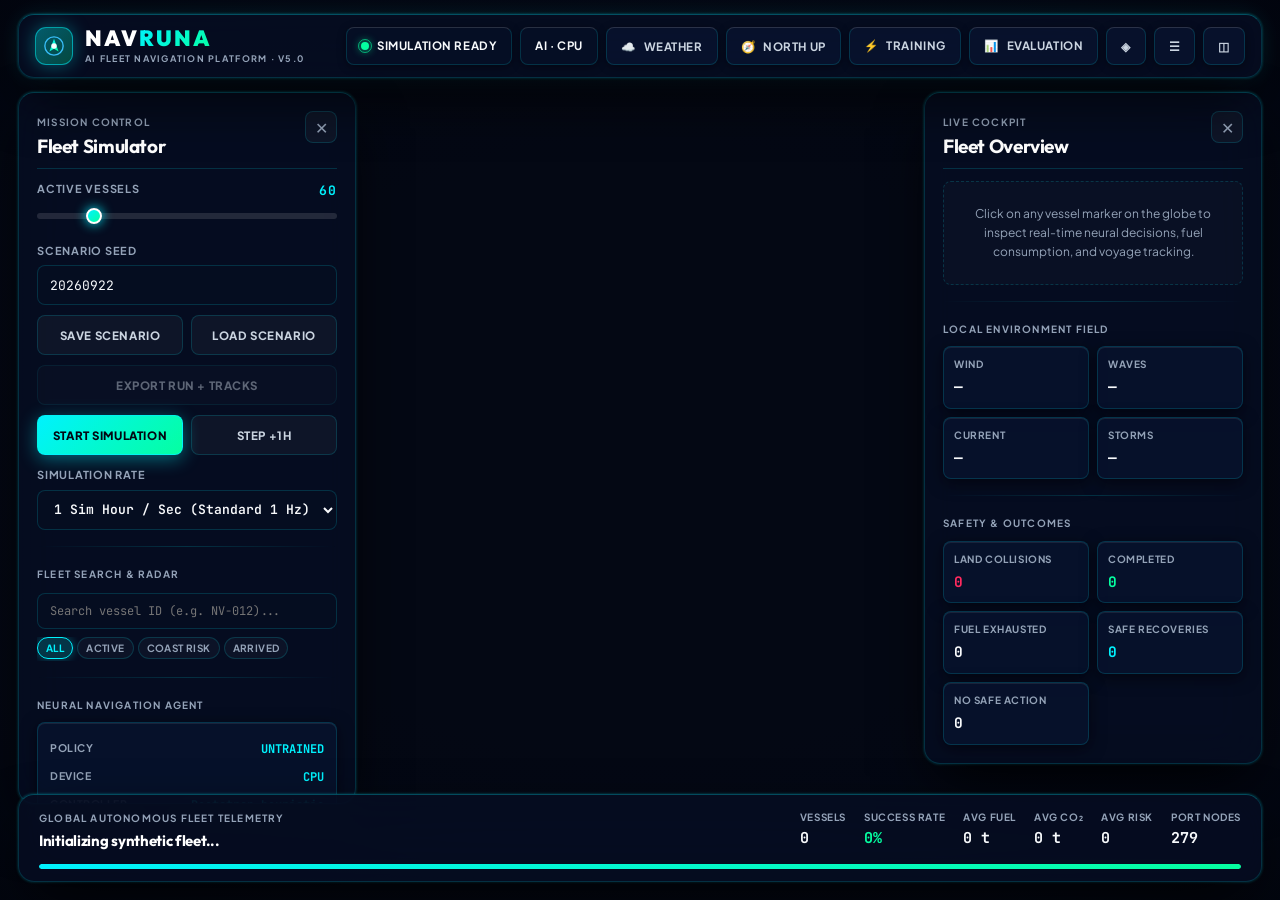
<file: frontend/index.html>
<!doctype html>
<html lang="en">
<head>
  <meta charset="utf-8">
  <meta name="viewport" content="width=device-width, initial-scale=1">
  <title>NAVRUNA — Autonomous AI Maritime Fleet Navigation System</title>
  <link rel="icon" type="image/svg+xml" href="favicon.svg">
  <link rel="preconnect" href="https://fonts.googleapis.com">
  <link rel="preconnect" href="https://fonts.gstatic.com" crossorigin>
  <link rel="stylesheet" href="https://cesium.com/downloads/cesiumjs/releases/1.114/Build/Cesium/Widgets/widgets.css">
  <link rel="stylesheet" href="css/styles.css?v=500">
</head>
<body>
  <!-- 3D Cesium Ocean Surface & Dynamic Weather Layer -->
  <div id="globe" role="application" aria-label="Interactive maritime globe"></div>
  <canvas id="weatherCanvas" aria-hidden="true"></canvas>

  <!-- Weather Overlay HUD Controller -->
  <section id="weatherHud" class="weather-hud" aria-label="Synthetic ocean weather layers" hidden>
    <div class="weather-hud-head">
      <div>
        <b>OCEAN ATMOSPHERE · SYNTHETIC</b>
        <span id="weatherLayerTitle">WAVES</span>
      </div>
      <button id="weatherClose" class="mini-btn" aria-label="Close weather controls">✕</button>
    </div>
    <div class="weather-tabs" role="group" aria-label="Weather layer">
      <button type="button" data-weather-layer="waves" class="active" aria-pressed="true">🌊 WAVES</button>
      <button type="button" data-weather-layer="wind" aria-pressed="false">💨 WIND</button>
      <button type="button" data-weather-layer="current" aria-pressed="false">🧭 CURRENT</button>
      <button type="button" data-weather-layer="storm" aria-pressed="false">⚡ STORMS</button>
    </div>
    <div class="weather-scale" aria-label="Weather layer scale">
      <div class="scale-bar"></div>
      <div class="scale-labels">
        <span id="weatherMin">1.3 m</span>
        <span id="weatherMax">5.9 m</span>
      </div>
    </div>
    <div class="weather-readout" role="status" aria-live="polite">
      <span id="weatherReadout">Move over the ocean to inspect the field</span>
      <span id="weatherClock">T+0.0 h</span>
    </div>
    <div class="weather-tools">
      <label for="weatherOpacity">Overlay Opacity <input id="weatherOpacity" type="range" min="25" max="100" step="5" value="75"></label>
      <label for="weatherParticlesToggle"><input id="weatherParticlesToggle" type="checkbox" checked> Flow Particles</label>
    </div>
  </section>

  <!-- Cinematic Vignette -->
  <div class="vignette"></div>

  <!-- Top Navigation & Global Fleet Status Bar -->
  <header class="topbar glass">
    <div class="brand">
      <div class="brand-icon">
        <svg viewBox="0 0 24 24" fill="none" stroke="currentColor" stroke-width="2" stroke-linecap="round" stroke-linejoin="round">
          <circle cx="12" cy="12" r="10" stroke="#38bdf8" stroke-width="1.5"/>
          <polygon points="12 4 17 18 12 15 7 18" fill="url(#brandGrad)" stroke="none"/>
          <circle cx="12" cy="12" r="2" fill="#ffffff"/>
          <defs>
            <linearGradient id="brandGrad" x1="0%" y1="0%" x2="100%" y2="100%">
              <stop offset="0%" stop-color="#00f2fe"/>
              <stop offset="100%" stop-color="#05ffa1"/>
            </linearGradient>
          </defs>
        </svg>
      </div>
      <div>
        <div class="brand-main">NAV<span>RUNA</span></div>
        <div class="brand-sub">AI FLEET NAVIGATION PLATFORM · v5.0</div>
      </div>
    </div>

    <div class="top-actions">
      <div class="pill">
        <i id="statusDot"></i>
        <span id="statusText" role="status">SIMULATION READY</span>
      </div>
      <div class="pill" id="gpuPill">AI · CPU</div>
      <button class="icon-btn" id="weatherToggle" title="Toggle weather visualizer [W]" aria-controls="weatherHud" aria-expanded="false">
        <span>☁️</span> WEATHER
      </button>
      <button class="icon-btn" id="resetViewBtn" title="Reset camera to North-up view">
        <span>🧭</span> NORTH UP
      </button>
      <a class="icon-btn" href="training.html" title="Open PPO Reinforcement Learning Lab">
        <span>⚡</span> TRAINING
      </a>
      <a class="icon-btn" href="analytics.html" title="Open Evaluation & Benchmark Deck">
        <span>📊</span> EVALUATION
      </a>
      <button class="icon-btn" id="cinemaBtn" title="Toggle cinematic full-globe mode [H]" aria-label="Toggle cinematic mode">
        <span>◈</span>
      </button>
      <button class="icon-btn" id="leftToggle" title="Toggle Mission Control [M]" aria-label="Toggle mission control" aria-controls="leftPanel" aria-expanded="true">
        <span>☰</span>
      </button>
      <button class="icon-btn" id="rightToggle" title="Toggle Live Telemetry [I]" aria-label="Toggle telemetry panel" aria-controls="rightPanel" aria-expanded="true">
        <span>◫</span>
      </button>
    </div>
  </header>

  <!-- Left Drawer: Mission Control & Fleet Settings -->
  <aside id="leftPanel" class="side-panel left glass" aria-label="Mission control">
    <div class="panel-head">
      <div>
        <small>MISSION CONTROL</small>
        <h2>Fleet Simulator</h2>
      </div>
      <button class="mini-btn" id="collapseLeft" aria-label="Close mission control">✕</button>
    </div>

    <label for="vesselCount">Active Vessels <b id="vesselCountValue">60</b></label>
    <input id="vesselCount" type="range" min="10" max="300" step="10" value="60">

    <label for="scenarioSeed">Scenario Seed</label>
    <input id="scenarioSeed" type="number" value="20260922" min="0" max="2147483647" step="1">

    <div class="button-grid">
      <button class="ghost" id="saveScenario" title="Export current scenario definition">SAVE SCENARIO</button>
      <button class="ghost" id="loadScenario" title="Import versioned scenario file">LOAD SCENARIO</button>
    </div>
    <input id="scenarioFile" type="file" accept="application/json,.json" hidden>
    <button class="ghost full" id="exportRun" disabled title="Export telemetry history of the current run">EXPORT RUN + TRACKS</button>

    <div class="button-grid">
      <button class="primary" id="startBtn">START SIMULATION</button>
      <button class="secondary" id="stepBtn">STEP +1H</button>
    </div>
    <button class="run" id="playBtn" hidden>■ STOP SIMULATION</button>

    <div class="speed-control">
      <label for="simulationSpeed">Simulation Rate</label>
      <select id="simulationSpeed">
        <option value="0.5">0.5 Sim Hour / Sec (Smooth Detail)</option>
        <option value="1" selected>1 Sim Hour / Sec (Standard 1 Hz)</option>
        <option value="2">2 Sim Hours / Sec (2x Speed)</option>
        <option value="4">4 Sim Hours / Sec (4x Speed)</option>
        <option value="8">8 Sim Hours / Sec (8x Hyper)</option>
      </select>
    </div>

    <div class="divider"></div>
    <small>FLEET SEARCH &amp; RADAR</small>
    <div class="vessel-search-box">
      <input id="vesselSearch" type="search" placeholder="Search vessel ID (e.g. NV-012)..." aria-label="Search vessel ID">
    </div>
    <div class="filter-chips" role="group" aria-label="Filter vessels">
      <button type="button" class="filter-chip active" data-filter="all">ALL</button>
      <button type="button" class="filter-chip" data-filter="active">ACTIVE</button>
      <button type="button" class="filter-chip" data-filter="risk">COAST RISK</button>
      <button type="button" class="filter-chip" data-filter="completed">ARRIVED</button>
    </div>

    <div class="divider"></div>
    <small>NEURAL NAVIGATION AGENT</small>
    <div class="ai-card">
      <div class="ai-row"><span>POLICY</span><b id="policyState">UNTRAINED</b></div>
      <div class="ai-row"><span>DEVICE</span><b id="policyDevice">CPU</b></div>
      <div class="ai-row"><span>CONTROLLER</span><b id="policyAlgorithm">Bootstrap heuristic</b></div>
      <div class="ai-row"><span>SAFETY SHIELD</span><b style="color:var(--green)">LAND SAFE (5 KM)</b></div>
    </div>
    <div class="hint">Vessels execute continuous 25-feature state observations and evaluate safe heading maneuvers.</div>
    <a class="train full nav-link" href="training.html">OPEN TRAINING LAB →</a>

    <div class="divider"></div>
    <small>OCEAN ENVIRONMENT</small>
    <div class="ai-card">
      <div class="ai-row"><span>WEATHER MODEL</span><b id="weatherMode">PROCEDURAL MODEL</b></div>
      <div class="ai-row"><span>VISUALIZER</span><b id="weatherState">OFF</b></div>
      <div class="ai-row"><span>DYNAMICS</span><b>WIND · WAVES · CURRENT · STORMS</b></div>
    </div>

    <div class="divider"></div>
    <small>SIMULATION TIMELINE</small>
    <div class="stat-grid">
      <div><span>SIM TIME</span><b id="simTime">0.0 h</b></div>
      <div><span>ACTIVE</span><b id="activeCount" style="color:var(--cyan)">0</b></div>
      <div><span>VOYAGES DONE</span><b id="completedCount" style="color:var(--green)">0</b></div>
      <div><span>FAILURES</span><b id="failedCount" style="color:var(--red)">0</b></div>
    </div>
    <div class="hint sim-pulse" id="simActivity">
      <i id="simPulse" class="pill" style="padding:0;min-height:auto;"><i style="margin:0;"></i></i> Waiting for simulation tick...
    </div>
    <button class="ghost full" id="resetBtn">RESET SCENARIO</button>
  </aside>

  <!-- Right Drawer: Vessel Telemetry & Outcome Analytics -->
  <aside id="rightPanel" class="side-panel right glass" aria-label="Live vessel and environment telemetry">
    <div class="panel-head">
      <div>
        <small>LIVE COCKPIT</small>
        <h2 id="selectedTitle">Fleet Overview</h2>
      </div>
      <button class="mini-btn" id="collapseRight" aria-label="Close telemetry panel">✕</button>
    </div>

    <div id="selectedEmpty" class="empty-state">
      Click on any vessel marker on the globe to inspect real-time neural decisions, fuel consumption, and voyage tracking.
    </div>

    <div id="selectedShip" hidden>
      <div class="ship-title">
        <span id="shipId">NV-000</span>
        <b id="shipStatus">ACTIVE</b>
      </div>
      <div class="route-pair">
        <div><small>ORIGIN</small><b id="shipOrigin">—</b></div>
        <div class="arrow">→</div>
        <div><small>DESTINATION</small><b id="shipDestination">—</b></div>
      </div>
      <div class="telemetry-grid">
        <div><span>FUEL LEVEL</span><b id="shipFuel">—</b></div>
        <div><span>CLEARANCE</span><b id="shipClearance">—</b></div>
        <div><span>HEADING</span><b id="shipHeading">—</b></div>
        <div><span>PROGRESS</span><b id="shipProgress">—</b></div>
        <div><span>ACTION</span><b id="shipAction">—</b></div>
        <div><span>REWARD</span><b id="shipReward">—</b></div>
      </div>
      <div class="clearance">
        <div>
          <span>LAND SAFETY BUFFER</span>
          <b id="clearanceText">SAFE</b>
        </div>
        <div class="bar"><i id="clearanceBar"></i></div>
      </div>
      <div class="trace-card">
        <label for="traceCursor">RECORDED VOYAGE TRACK <b id="tracePointCount">0 samples</b></label>
        <input id="traceCursor" type="range" min="0" max="0" value="0" disabled>
        <div id="traceReadout" class="trace-readout" role="status">Select a vessel to inspect historical track data.</div>
        <div class="button-grid">
          <button class="ghost" id="traceLive" disabled>LIVE TRACK</button>
          <button class="ghost" id="exportTrack" disabled>EXPORT TRACE</button>
        </div>
      </div>
    </div>

    <div class="divider"></div>
    <small>LOCAL ENVIRONMENT FIELD</small>
    <div class="condition-grid">
      <div><span>WIND</span><b id="windValue">—</b></div>
      <div><span>WAVES</span><b id="waveValue">—</b></div>
      <div><span>CURRENT</span><b id="currentValue">—</b></div>
      <div><span>STORMS</span><b id="stormValue">—</b></div>
    </div>

    <div class="divider"></div>
    <small>SAFETY & OUTCOMES</small>
    <div class="outcome-grid">
      <div><span>LAND COLLISIONS</span><b id="collisions" style="color:var(--red)">0</b></div>
      <div><span>COMPLETED</span><b id="successes" style="color:var(--green)">0</b></div>
      <div><span>FUEL EXHAUSTED</span><b id="fuelFailures">0</b></div>
      <div><span>SAFE RECOVERIES</span><b id="safeRecoveries" style="color:var(--cyan)">0</b></div>
      <div><span>NO SAFE ACTION</span><b id="noSafeFailures">0</b></div>
    </div>
  </aside>

  <!-- Bottom Floating HUD: Fleet Telemetry Bar -->
  <section id="bottomHud" class="bottom glass" aria-label="Fleet summary">
    <div>
      <small>GLOBAL AUTONOMOUS FLEET TELEMETRY</small>
      <h3 id="fleetTitle">Initializing synthetic fleet...</h3>
    </div>
    <div class="metrics">
      <div><span>VESSELS</span><b id="total">0</b></div>
      <div><span>SUCCESS RATE</span><b id="success" style="color:var(--green)">0%</b></div>
      <div><span>AVG FUEL</span><b id="fuel">0 t</b></div>
      <div><span>AVG CO₂</span><b id="co2">0 t</b></div>
      <div><span>AVG RISK</span><b id="avgRisk">0</b></div>
      <div><span>PORT NODES</span><b id="portCount">279</b></div>
    </div>
    <div class="progress" role="progressbar" aria-label="Active vessel share" aria-valuemin="0" aria-valuemax="100" aria-valuenow="0">
      <i id="fleetProgress"></i>
    </div>
  </section>

  <!-- System Alert Toast -->
  <div id="toast" class="toast"></div>

  <script src="https://cesium.com/downloads/cesiumjs/releases/1.114/Build/Cesium/Cesium.js"></script>
  <script src="js/simulation.js?v=500"></script>
</body>
</html>
</file>
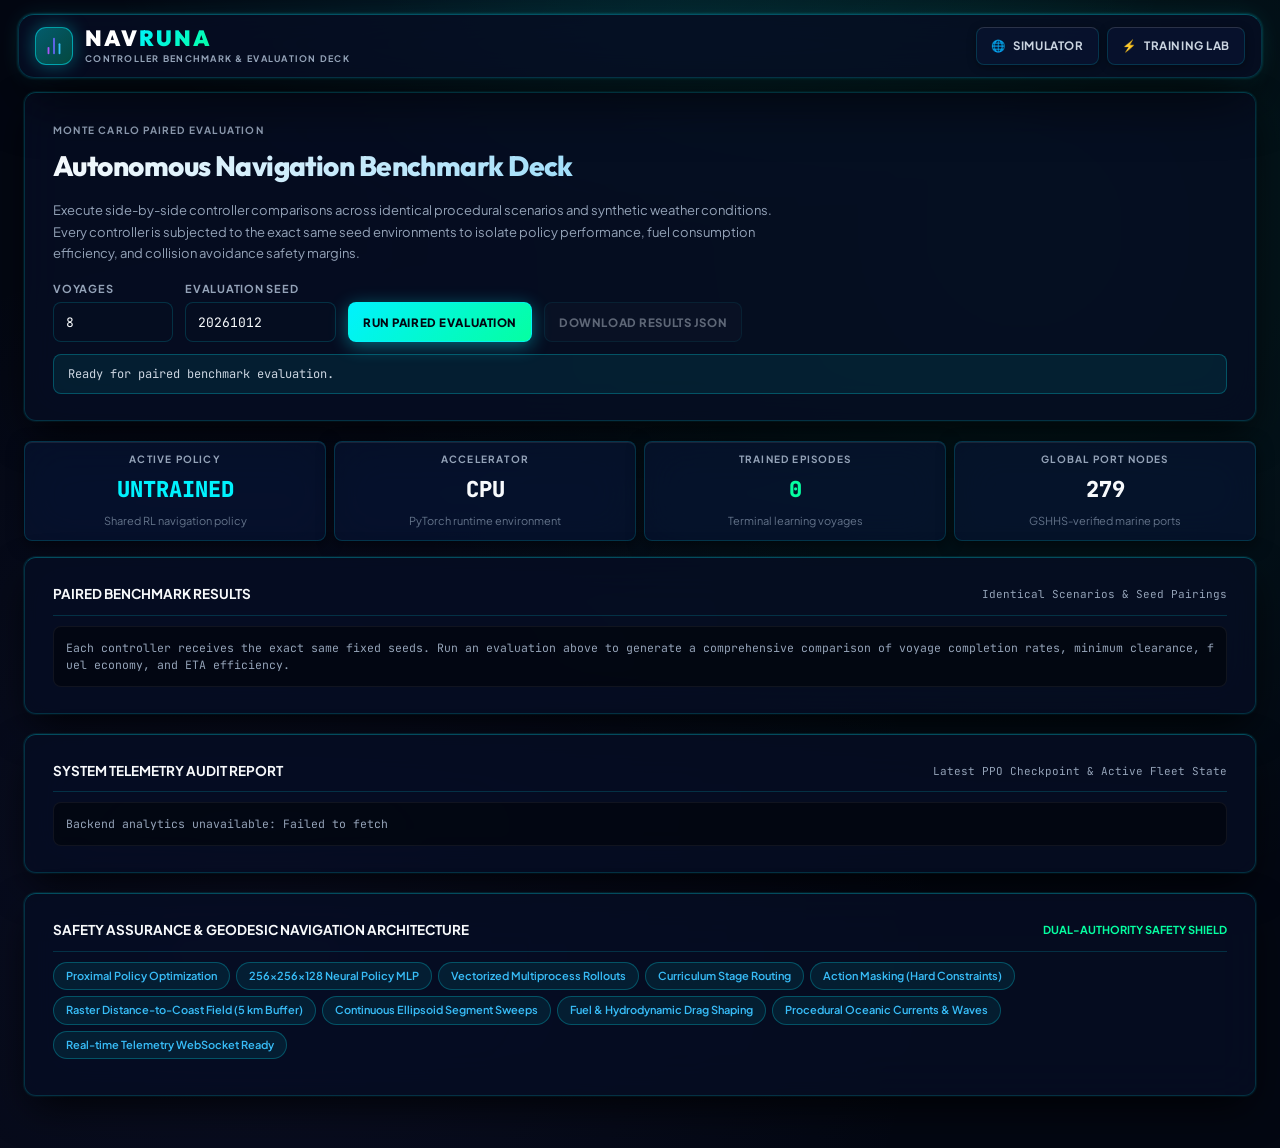
<file: frontend/analytics.html>
<!doctype html>
<html lang="en">
<head>
  <meta charset="utf-8">
  <meta name="viewport" content="width=device-width, initial-scale=1">
  <title>NAVRUNA — Autonomous Fleet Evaluation & Benchmark Deck</title>
  <link rel="icon" type="image/svg+xml" href="favicon.svg">
  <link rel="preconnect" href="https://fonts.googleapis.com">
  <link rel="preconnect" href="https://fonts.gstatic.com" crossorigin>
  <link rel="stylesheet" href="css/styles.css?v=500">
</head>
<body class="analytics-page">
  <!-- Top Navigation Bar -->
  <header class="topbar glass">
    <div class="brand">
      <div class="brand-icon">
        <svg viewBox="0 0 24 24" fill="none" stroke="currentColor" stroke-width="2" stroke-linecap="round" stroke-linejoin="round">
          <line x1="18" y1="20" x2="18" y2="10" stroke="#38bdf8"/>
          <line x1="12" y1="20" x2="12" y2="4" stroke="#6366f1"/>
          <line x1="6" y1="20" x2="6" y2="14" stroke="#a855f7"/>
        </svg>
      </div>
      <div>
        <div class="brand-main">NAV<span>RUNA</span></div>
        <div class="brand-sub">CONTROLLER BENCHMARK & EVALUATION DECK</div>
      </div>
    </div>
    <div class="top-actions">
      <a class="icon-btn" href="index.html">
        <span>🌐</span> SIMULATOR
      </a>
      <a class="icon-btn" href="training.html">
        <span>⚡</span> TRAINING LAB
      </a>
    </div>
  </header>

  <!-- Evaluation Workspace -->
  <main class="analytics-main">
    <!-- Hero Evaluation Benchmark Runner -->
    <section class="glass hero-panel">
      <small>MONTE CARLO PAIRED EVALUATION</small>
      <h1>Autonomous Navigation Benchmark Deck</h1>
      <p>
        Execute side-by-side controller comparisons across identical procedural scenarios and synthetic weather conditions.
        Every controller is subjected to the exact same seed environments to isolate policy performance, fuel consumption efficiency, and collision avoidance safety margins.
      </p>

      <div class="training-controls">
        <div class="evaluation-controls">
          <label for="evaluationEpisodes">
            Voyages
            <input id="evaluationEpisodes" type="number" min="1" max="32" step="1" value="8">
          </label>
          <label for="evaluationSeed">
            Evaluation Seed
            <input id="evaluationSeed" type="number" min="0" max="2147483647" step="1" value="20261012">
          </label>
        </div>
        <button class="primary" id="evaluateBtn">RUN PAIRED EVALUATION</button>
        <button class="ghost" id="downloadEvaluation" disabled aria-label="Download evaluation report as JSON">DOWNLOAD RESULTS JSON</button>
      </div>
      <div id="evaluationStatus" class="training-feedback" role="status" style="margin-top:12px;">
        Ready for paired benchmark evaluation.
      </div>
    </section>

    <!-- Key Benchmarking Metrics Grid -->
    <section class="stat-grid" style="grid-template-columns: repeat(4, minmax(0, 1fr)); margin-bottom: 16px;">
      <div class="glass stat">
        <small>ACTIVE POLICY</small>
        <b id="trained" style="color:var(--cyan)">UNTRAINED</b>
        <em>Shared RL navigation policy</em>
      </div>
      <div class="glass stat">
        <small>ACCELERATOR</small>
        <b id="device">CPU</b>
        <em>PyTorch runtime environment</em>
      </div>
      <div class="glass stat">
        <small>TRAINED EPISODES</small>
        <b id="episodes" style="color:var(--green)">0</b>
        <em>Terminal learning voyages</em>
      </div>
      <div class="glass stat">
        <small>GLOBAL PORT NODES</small>
        <b id="ports">279</b>
        <em>GSHHS-verified marine ports</em>
      </div>
    </section>

    <!-- Fixed-Seed Paired Evaluation Results -->
    <section class="glass hero-panel">
      <div class="card-head">
        <b>PAIRED BENCHMARK RESULTS</b>
        <span style="font-size:11px;color:var(--muted);font-family:var(--font-mono)">Identical Scenarios & Seed Pairings</span>
      </div>
      <div id="benchmarkTableContainer"></div>
      <pre id="evaluationReport">Each controller receives the exact same fixed seeds. Run an evaluation above to generate a comprehensive comparison of voyage completion rates, minimum clearance, fuel economy, and ETA efficiency.</pre>
    </section>

    <!-- Detailed Telemetry & Fleet Performance Audit -->
    <section class="glass hero-panel">
      <div class="card-head">
        <b>SYSTEM TELEMETRY AUDIT REPORT</b>
        <span style="font-size:11px;color:var(--muted);font-family:var(--font-mono)">Latest PPO Checkpoint & Active Fleet State</span>
      </div>
      <div id="fleetMetricsGrid"></div>
      <pre id="report">Loading backend fleet telemetry...</pre>
    </section>

    <!-- System Safety Shield Architecture Specs -->
    <section class="glass hero-panel">
      <div class="card-head">
        <b>SAFETY ASSURANCE & GEODESIC NAVIGATION ARCHITECTURE</b>
        <span style="font-size:11px;color:var(--green);font-weight:700">DUAL-AUTHORITY SAFETY SHIELD</span>
      </div>
      <div class="data-tags">
        <span>Proximal Policy Optimization</span>
        <span>256×256×128 Neural Policy MLP</span>
        <span>Vectorized Multiprocess Rollouts</span>
        <span>Curriculum Stage Routing</span>
        <span>Action Masking (Hard Constraints)</span>
        <span>Raster Distance-to-Coast Field (5 km Buffer)</span>
        <span>Continuous Ellipsoid Segment Sweeps</span>
        <span>Fuel & Hydrodynamic Drag Shaping</span>
        <span>Procedural Oceanic Currents & Waves</span>
        <span>Real-time Telemetry WebSocket Ready</span>
      </div>
    </section>
  </main>

  <script src="js/analytics.js?v=500"></script>
</body>
</html>
</file>
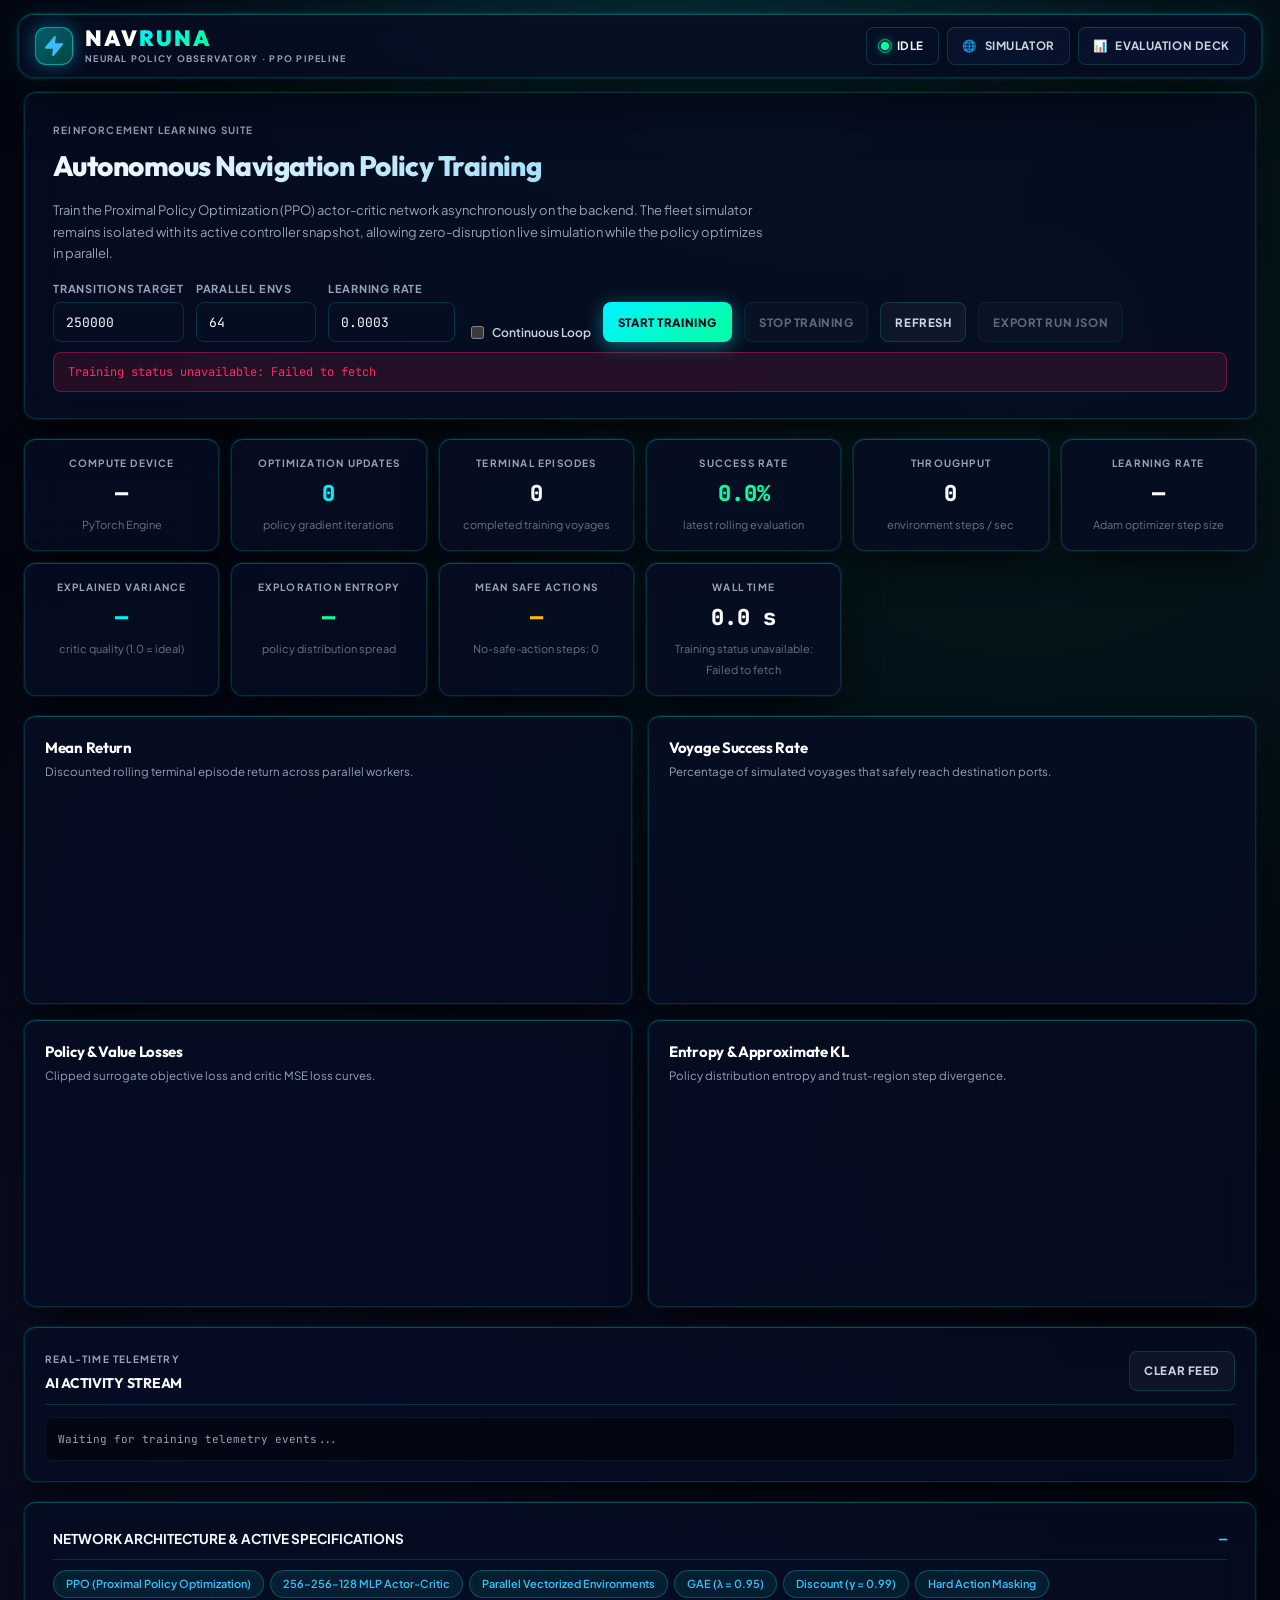
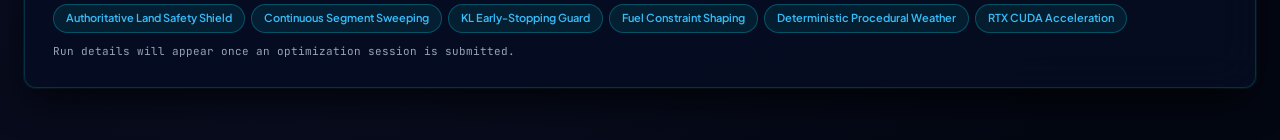
<file: frontend/training.html>
<!doctype html>
<html lang="en">
<head>
  <meta charset="utf-8">
  <meta name="viewport" content="width=device-width, initial-scale=1">
  <title>NAVRUNA — Neural Policy Training Lab (PPO)</title>
  <link rel="icon" type="image/svg+xml" href="favicon.svg">
  <link rel="preconnect" href="https://fonts.googleapis.com">
  <link rel="preconnect" href="https://fonts.gstatic.com" crossorigin>
  <link rel="stylesheet" href="css/styles.css?v=500">
</head>
<body class="training-page">
  <!-- Top Navigation Bar -->
  <header class="topbar glass">
    <div class="brand">
      <div class="brand-icon">
        <svg viewBox="0 0 24 24" fill="none" stroke="currentColor" stroke-width="2" stroke-linecap="round" stroke-linejoin="round">
          <polygon points="13 2 3 14 12 14 11 22 21 10 12 10 13 2" fill="#38bdf8" stroke="#38bdf8"/>
        </svg>
      </div>
      <div>
        <div class="brand-main">NAV<span>RUNA</span></div>
        <div class="brand-sub">NEURAL POLICY OBSERVATORY · PPO PIPELINE</div>
      </div>
    </div>
    <div class="top-actions">
      <div class="pill">
        <i id="trainDot"></i>
        <span id="trainStatus" role="status">IDLE</span>
      </div>
      <a class="icon-btn" href="index.html">
        <span>🌐</span> SIMULATOR
      </a>
      <a class="icon-btn" href="analytics.html">
        <span>📊</span> EVALUATION DECK
      </a>
    </div>
  </header>

  <!-- Main Observatory Deck -->
  <main class="training-main">
    <!-- Training Control & Preset Suite -->
    <section class="glass hero-panel">
      <small>REINFORCEMENT LEARNING SUITE</small>
      <h1>Autonomous Navigation Policy Training</h1>
      <p>
        Train the Proximal Policy Optimization (PPO) actor-critic network asynchronously on the backend.
        The fleet simulator remains isolated with its active controller snapshot, allowing zero-disruption live simulation while the policy optimizes in parallel.
      </p>

      <div class="training-controls">
        <label for="steps">
          Transitions Target
          <input id="steps" aria-label="Training steps" type="number" value="250000" min="1024" max="1000000" step="1024">
        </label>
        <label for="envs">
          Parallel Envs
          <input id="envs" aria-label="Parallel environments" type="number" value="64" min="8" max="256" step="8">
        </label>
        <label for="lr">
          Learning Rate
          <input id="lr" aria-label="Learning rate" type="number" value="0.0003" min="0.00001" max="0.01" step="0.00001">
        </label>
        <label>
          <input id="continuous" type="checkbox"> Continuous Loop
        </label>
        <button class="primary" id="startTrain">START TRAINING</button>
        <button class="ghost" id="stopTrain" disabled>STOP TRAINING</button>
        <button class="ghost" id="refresh">REFRESH</button>
        <button class="ghost" id="exportTraining" disabled>EXPORT RUN JSON</button>
      </div>

      <div id="trainingFeedback" class="training-feedback" role="status" aria-live="polite">
        Observatory ready. Configure parameters above and launch optimization.
      </div>
    </section>

    <!-- Key Telemetry Metrics Grid -->
    <section class="training-grid">
      <div class="glass metric-card">
        <small>COMPUTE DEVICE</small>
        <b id="device">—</b>
        <em id="deviceMeta">PyTorch Engine</em>
      </div>
      <div class="glass metric-card">
        <small>OPTIMIZATION UPDATES</small>
        <b id="updates" style="color:var(--cyan)">0</b>
        <em>policy gradient iterations</em>
      </div>
      <div class="glass metric-card">
        <small>TERMINAL EPISODES</small>
        <b id="episodes">0</b>
        <em>completed training voyages</em>
      </div>
      <div class="glass metric-card">
        <small>SUCCESS RATE</small>
        <b id="success" style="color:var(--green)">0.0%</b>
        <em>latest rolling evaluation</em>
      </div>
      <div class="glass metric-card">
        <small>THROUGHPUT</small>
        <b id="sps">0</b>
        <em>environment steps / sec</em>
      </div>
      <div class="glass metric-card">
        <small>LEARNING RATE</small>
        <b id="currentLr">—</b>
        <em>Adam optimizer step size</em>
      </div>
      <div class="glass metric-card">
        <small>EXPLAINED VARIANCE</small>
        <b id="explVar" style="color:var(--cyan)">—</b>
        <em>critic quality (1.0 = ideal)</em>
      </div>
      <div class="glass metric-card">
        <small>EXPLORATION ENTROPY</small>
        <b id="policyEntropy" style="color:var(--emerald)">—</b>
        <em>policy distribution spread</em>
      </div>
      <div class="glass metric-card">
        <small>MEAN SAFE ACTIONS</small>
        <b id="safeActions" style="color:var(--amber)">—</b>
        <em id="noSafeActions">No-safe-action steps: 0</em>
      </div>
      <div class="glass metric-card">
        <small>WALL TIME</small>
        <b id="elapsed">0.0 s</b>
        <em id="reportText">Awaiting initial training run.</em>
      </div>
    </section>

    <!-- Real-Time Convergence Charts -->
    <section class="charts">
      <div class="glass chart-card">
        <h3>Mean Return</h3>
        <p>Discounted rolling terminal episode return across parallel workers.</p>
        <canvas id="returnChart" class="chart" role="img" aria-label="Mean training return by update"></canvas>
      </div>
      <div class="glass chart-card">
        <h3>Voyage Success Rate</h3>
        <p>Percentage of simulated voyages that safely reach destination ports.</p>
        <canvas id="successChart" class="chart" role="img" aria-label="Training success rate by update"></canvas>
      </div>
      <div class="glass chart-card">
        <h3>Policy & Value Losses</h3>
        <p>Clipped surrogate objective loss and critic MSE loss curves.</p>
        <canvas id="lossChart" class="chart" role="img" aria-label="Policy and value losses by update"></canvas>
      </div>
      <div class="glass chart-card">
        <h3>Entropy & Approximate KL</h3>
        <p>Policy distribution entropy and trust-region step divergence.</p>
        <canvas id="entropyChart" class="chart" role="img" aria-label="Policy entropy and approximate KL by update"></canvas>
      </div>
    </section>

    <!-- AI Activity Log Feed -->
    <section class="log-panel glass">
      <div class="log-head">
        <div>
          <small>REAL-TIME TELEMETRY</small>
          <h3>AI ACTIVITY STREAM</h3>
        </div>
        <button class="ghost" id="clearLog">CLEAR FEED</button>
      </div>
      <pre id="aiLog">Waiting for training telemetry events...</pre>
    </section>

    <!-- Architecture & Model Hyperparameters Spec -->
    <section class="glass hero-panel">
      <div class="card-head">
        <b>NETWORK ARCHITECTURE & ACTIVE SPECIFICATIONS</b>
        <span id="params" style="font-family:var(--font-mono);color:var(--cyan);font-weight:700;">—</span>
      </div>
      <div class="tags">
        <span>PPO (Proximal Policy Optimization)</span>
        <span>256–256–128 MLP Actor-Critic</span>
        <span>Parallel Vectorized Environments</span>
        <span>GAE (λ = 0.95)</span>
        <span>Discount (γ = 0.99)</span>
        <span>Hard Action Masking</span>
        <span>Authoritative Land Safety Shield</span>
        <span>Continuous Segment Sweeping</span>
        <span>KL Early-Stopping Guard</span>
        <span>Fuel Constraint Shaping</span>
        <span>Deterministic Procedural Weather</span>
        <span>RTX CUDA Acceleration</span>
      </div>
      <div class="statusline">
        <span id="runMetadata" role="status">Run details will appear once an optimization session is submitted.</span>
      </div>
    </section>
  </main>

  <script src="js/training.js?v=500"></script>
</body>
</html>
</file>
<file: frontend/css/styles.css>
@import url('https://fonts.googleapis.com/css2?family=JetBrains+Mono:wght@400;500;600;700;800&family=Outfit:wght@400;500;600;700;800;900&family=Plus+Jakarta+Sans:wght@400;500;600;700;800&display=swap');

:root {
  color-scheme: dark;

  /* ── Solaris Neo-Cyber Maritime / Electric Abyss Palette ── */
  --bg: #030712;
  --bg-surface: #060e22;
  --panel: rgba(6, 14, 34, 0.85);
  --panel-raised: rgba(10, 24, 54, 0.90);
  --panel-solid: rgba(5, 12, 28, 0.96);
  --panel-card: rgba(8, 20, 48, 0.72);
  --panel-border-top: rgba(0, 242, 254, 0.28);

  /* ── Accent Neon Palette ── */
  --cyan: #00f2fe;
  --cyan-bright: #38bdf8;
  --cyan-glow: rgba(0, 242, 254, 0.35);
  
  --emerald: #05ffa1;
  --emerald-bright: #34d399;
  --emerald-glow: rgba(5, 255, 161, 0.35);

  --indigo: #6366f1;
  --indigo-bright: #818cf8;
  --indigo-glow: rgba(99, 102, 241, 0.35);

  --amber: #ffb703;
  --amber-bright: #fbbf24;
  --amber-glow: rgba(255, 183, 3, 0.35);

  --red: #ff2a5f;
  --red-bright: #f43f5e;
  --red-glow: rgba(255, 42, 95, 0.35);

  --blue: #38bdf8;
  --blue-glow: rgba(56, 189, 248, 0.35);
  --green: #05ffa1;
  --green-glow: rgba(5, 255, 161, 0.35);
  --gold: #ffb703;

  /* ── Lines, Borders & Outlines ── */
  --line: rgba(0, 242, 254, 0.16);
  --line-subtle: rgba(255, 255, 255, 0.06);
  --line-strong: rgba(0, 242, 254, 0.42);
  --line-focus: #00f2fe;

  /* ── Typography & Grayscale ── */
  --text: #f8fafc;
  --text-secondary: #cbd5e1;
  --muted: #94a3b8;
  --subtle: #64748b;

  /* ── Geometry & Rounding ── */
  --radius-xs: 6px;
  --radius-sm: 8px;
  --radius: 12px;
  --radius-lg: 16px;
  --radius-xl: 22px;
  --radius-full: 9999px;

  /* ── Shadows & Depth ── */
  --shadow: 0 16px 40px -8px rgba(0, 0, 0, 0.85), 0 0 1px 1px rgba(0, 242, 254, 0.12);
  --shadow-lg: 0 24px 60px -12px rgba(0, 0, 0, 0.95), 0 0 2px 1px rgba(0, 242, 254, 0.18);
  --shadow-glow: 0 0 28px -4px rgba(0, 242, 254, 0.30);
  --shadow-card: 0 4px 16px rgba(0, 0, 0, 0.5), inset 0 1px 0 rgba(255, 255, 255, 0.08);

  /* ── Typography ── */
  --font-main: 'Plus Jakarta Sans', -apple-system, BlinkMacSystemFont, 'Segoe UI', sans-serif;
  --font-heading: 'Outfit', 'Plus Jakarta Sans', sans-serif;
  --font-mono: 'JetBrains Mono', 'Fira Code', ui-monospace, monospace;
}

/* ── Reset & Baseline ── */
*, *::before, *::after {
  box-sizing: border-box;
}

html, body {
  margin: 0;
  padding: 0;
  min-width: 320px;
  min-height: 100%;
  background: var(--bg);
  color: var(--text);
  font: 13.5px/1.5 var(--font-main);
  -webkit-font-smoothing: antialiased;
  -moz-osx-font-smoothing: grayscale;
}

body {
  width: 100%;
  height: 100%;
  overflow: hidden;
  background-image: 
    radial-gradient(ellipse 80% 50% at 50% -10%, rgba(0, 242, 254, 0.12), transparent 70%),
    radial-gradient(circle at 10% 25%, rgba(5, 255, 161, 0.08), transparent 40%),
    radial-gradient(circle at 90% 75%, rgba(99, 102, 241, 0.08), transparent 45%);
}

h1, h2, h3, h4, h5 {
  font-family: var(--font-heading);
  letter-spacing: -0.02em;
  color: var(--text);
  font-weight: 700;
}

button, input, select, textarea {
  font-family: inherit;
  font-size: inherit;
}

a {
  color: var(--cyan);
  text-decoration: none;
  transition: color 0.15s ease;
}

a:hover {
  color: var(--cyan-bright);
}

small {
  color: var(--muted);
  font-size: 10px;
  font-weight: 700;
  letter-spacing: 0.12em;
  text-transform: uppercase;
}

:focus-visible {
  outline: 2px solid var(--line-focus);
  outline-offset: 2px;
}

[hidden] {
  display: none !important;
}

/* ── Sleek Custom Scrollbars ── */
::-webkit-scrollbar {
  width: 6px;
  height: 6px;
}
::-webkit-scrollbar-track {
  background: transparent;
}
::-webkit-scrollbar-thumb {
  background: rgba(0, 242, 254, 0.25);
  border-radius: var(--radius-full);
}
::-webkit-scrollbar-thumb:hover {
  background: rgba(0, 242, 254, 0.50);
}

/* ── Globe Container & Shaders ── */
#globe {
  position: fixed;
  inset: 0;
  background: #040814;
}

#weatherCanvas {
  position: fixed;
  inset: 0;
  z-index: 4;
  width: 100%;
  height: 100%;
  pointer-events: none;
  opacity: 0;
  mix-blend-mode: screen;
  transition: opacity 0.3s ease;
}

#weatherCanvas.visible {
  opacity: var(--weather-opacity, 0.85);
}

.vignette {
  position: fixed;
  inset: 0;
  z-index: 2;
  pointer-events: none;
  background: radial-gradient(ellipse at center, transparent 45%, rgba(3, 7, 18, 0.5) 80%, rgba(2, 5, 14, 0.85) 100%);
}

/* ── Glassmorphism HUD Card ── */
.glass {
  background: var(--panel);
  border: 1px solid var(--line);
  border-top: 1px solid var(--panel-border-top);
  border-radius: var(--radius);
  box-shadow: var(--shadow);
  backdrop-filter: blur(22px) saturate(170%);
  -webkit-backdrop-filter: blur(22px) saturate(170%);
  position: relative;
  transition: border-color 0.2s ease, box-shadow 0.2s ease, transform 0.2s ease;
}

/* ── Top Tactical Navigation Deck ── */
.topbar {
  position: fixed;
  z-index: 25;
  inset: 14px 18px auto;
  min-height: 64px;
  padding: 8px 16px;
  display: flex;
  align-items: center;
  justify-content: space-between;
  gap: 16px;
  border-radius: var(--radius-lg);
  border-top: 1px solid rgba(0, 242, 254, 0.3);
  box-shadow: var(--shadow-lg), 0 0 25px -4px rgba(0, 242, 254, 0.15);
}

.brand {
  display: flex;
  align-items: center;
  gap: 12px;
  min-width: 210px;
}

.brand-icon {
  width: 38px;
  height: 38px;
  border-radius: 11px;
  background: linear-gradient(135deg, rgba(0, 242, 254, 0.35), rgba(5, 255, 161, 0.25));
  border: 1px solid rgba(0, 242, 254, 0.5);
  display: flex;
  align-items: center;
  justify-content: center;
  box-shadow: 0 0 18px rgba(0, 242, 254, 0.35);
}

.brand-icon svg {
  width: 22px;
  height: 22px;
}

.brand-main {
  font-family: var(--font-heading);
  font-size: 22px;
  font-weight: 900;
  letter-spacing: 0.09em;
  line-height: 1.1;
  color: #ffffff;
}

.brand-main span {
  background: linear-gradient(135deg, var(--cyan), var(--emerald));
  -webkit-background-clip: text;
  -webkit-text-fill-color: transparent;
}

.brand-sub {
  display: block;
  margin-top: 2px;
  color: var(--muted);
  font-size: 9px;
  font-weight: 700;
  letter-spacing: 0.14em;
  text-transform: uppercase;
}

.top-actions {
  display: flex;
  align-items: center;
  justify-content: flex-end;
  gap: 8px;
  min-width: 0;
}

/* ── Interactive Navigation Pills & Buttons ── */
.pill, .icon-btn {
  display: inline-flex;
  align-items: center;
  justify-content: center;
  gap: 8px;
  min-height: 38px;
  padding: 8px 14px;
  border: 1px solid var(--line);
  border-top-color: rgba(255, 255, 255, 0.14);
  border-radius: var(--radius-sm);
  background: rgba(8, 20, 48, 0.75);
  color: var(--text-secondary);
  font-size: 11.5px;
  font-weight: 700;
  letter-spacing: 0.05em;
  white-space: nowrap;
  text-decoration: none;
  cursor: pointer;
  transition: all 0.2s cubic-bezier(0.16, 1, 0.3, 1);
  box-shadow: 0 2px 8px rgba(0, 0, 0, 0.4);
}

.pill {
  cursor: default;
  color: var(--text);
  background: rgba(6, 16, 38, 0.85);
}

.pill i {
  display: inline-block;
  width: 8px;
  height: 8px;
  border-radius: 50%;
  background: var(--green);
  box-shadow: 0 0 10px var(--green);
  position: relative;
}

.pill i::after {
  content: '';
  position: absolute;
  inset: -3px;
  border-radius: 50%;
  border: 1.5px solid var(--green);
  opacity: 0.6;
  animation: radarPulse 2s cubic-bezier(0.24, 0, 0.38, 1) infinite;
}

@keyframes radarPulse {
  0% { transform: scale(0.8); opacity: 0.9; }
  100% { transform: scale(2.4); opacity: 0; }
}

.icon-btn:hover {
  background: rgba(12, 30, 70, 0.90);
  border-color: rgba(0, 242, 254, 0.50);
  color: #ffffff;
  transform: translateY(-1.5px);
  box-shadow: 0 4px 14px rgba(0, 0, 0, 0.5), 0 0 18px var(--cyan-glow);
}

.icon-btn:active {
  transform: translateY(0.5px);
}

.icon-btn.active {
  border-color: var(--cyan);
  color: #030712;
  background: linear-gradient(135deg, var(--cyan), var(--emerald));
  font-weight: 800;
  box-shadow: 0 0 22px var(--cyan-glow);
}

/* ── Slide Panels (Mission Control & Cockpit) ── */
.side-panel {
  position: fixed;
  z-index: 20;
  top: 92px;
  width: 338px;
  max-height: calc(100vh - 188px);
  overflow-y: auto;
  overflow-x: hidden;
  padding: 18px;
  border-radius: var(--radius-lg);
  transition: transform 0.3s cubic-bezier(0.16, 1, 0.3, 1), opacity 0.25s ease;
  box-shadow: var(--shadow-lg);
}

.left {
  left: 18px;
}

.right {
  right: 18px;
}

.side-panel.hidden.left {
  transform: translateX(calc(-100% - 30px));
  opacity: 0;
  pointer-events: none;
}

.side-panel.hidden.right {
  transform: translateX(calc(100% + 30px));
  opacity: 0;
  pointer-events: none;
}

.panel-head {
  display: flex;
  align-items: flex-start;
  justify-content: space-between;
  gap: 8px;
  margin-bottom: 12px;
  padding-bottom: 10px;
  border-bottom: 1px solid var(--line);
}

.panel-head h2 {
  margin: 4px 0 0;
  font-size: 19px;
  line-height: 1.2;
  color: #ffffff;
}

.mini-btn {
  min-width: 32px;
  min-height: 32px;
  border: 1px solid var(--line);
  border-radius: var(--radius-sm);
  background: rgba(255, 255, 255, 0.04);
  color: var(--muted);
  font-size: 16px;
  display: flex;
  align-items: center;
  justify-content: center;
  cursor: pointer;
  transition: all 0.15s ease;
}

.mini-btn:hover {
  background: rgba(255, 42, 95, 0.15);
  border-color: rgba(255, 42, 95, 0.4);
  color: var(--red);
}

/* ── Search & Filter Controls ── */
.vessel-search-box {
  margin: 10px 0 8px;
}

.vessel-search-box input {
  width: 100%;
  min-height: 36px;
  padding: 7px 12px;
  border: 1px solid var(--line);
  border-radius: var(--radius-sm);
  background: rgba(6, 14, 34, 0.90);
  color: var(--text);
  font-size: 12px;
  font-family: var(--font-mono);
  outline: none;
  transition: all 0.15s ease;
}

.vessel-search-box input:focus {
  border-color: var(--cyan);
  box-shadow: 0 0 12px var(--cyan-glow);
}

.filter-chips {
  display: flex;
  gap: 4px;
  margin-bottom: 10px;
  overflow-x: auto;
  padding-bottom: 2px;
}

.filter-chip {
  padding: 4px 8px;
  border: 1px solid var(--line);
  border-radius: var(--radius-full);
  background: rgba(255, 255, 255, 0.03);
  color: var(--muted);
  font-size: 10px;
  font-weight: 700;
  letter-spacing: 0.04em;
  white-space: nowrap;
  cursor: pointer;
  transition: all 0.15s ease;
}

.filter-chip:hover {
  color: var(--text);
  border-color: var(--cyan);
}

.filter-chip.active {
  background: rgba(0, 242, 254, 0.18);
  border-color: var(--cyan);
  color: var(--cyan);
  box-shadow: 0 0 8px var(--cyan-glow);
}

/* ── Controls, Inputs & Sliders ── */
.side-panel label {
  display: block;
  margin: 12px 0 6px;
  color: var(--muted);
  font-size: 11px;
  font-weight: 700;
  letter-spacing: 0.07em;
  text-transform: uppercase;
}

.side-panel label b {
  float: right;
  color: var(--cyan);
  font-family: var(--font-mono);
  font-size: 13px;
  font-weight: 700;
}

.side-panel input[type="number"],
.training-controls > input,
.training-controls select,
.side-panel select {
  width: 100%;
  min-height: 40px;
  padding: 8px 12px;
  border: 1px solid var(--line);
  border-radius: var(--radius-sm);
  background: rgba(6, 14, 34, 0.90);
  color: var(--text);
  font-family: var(--font-mono);
  font-size: 13px;
  transition: all 0.15s ease;
}

.side-panel input[type="number"]:focus,
.training-controls > input:focus,
.side-panel select:focus {
  border-color: var(--cyan);
  background: rgba(8, 20, 48, 0.95);
  box-shadow: 0 0 14px var(--cyan-glow);
  outline: none;
}

input[type="range"] {
  width: 100%;
  margin: 8px 0 12px;
  appearance: none;
  -webkit-appearance: none;
  height: 6px;
  border-radius: 4px;
  background: rgba(255, 255, 255, 0.12);
  outline: none;
}

input[type="range"]::-webkit-slider-thumb {
  -webkit-appearance: none;
  appearance: none;
  width: 16px;
  height: 16px;
  border-radius: 50%;
  background: linear-gradient(135deg, var(--cyan), var(--emerald));
  border: 2px solid #ffffff;
  cursor: pointer;
  box-shadow: 0 0 12px var(--cyan);
  transition: transform 0.15s ease;
}

input[type="range"]::-webkit-slider-thumb:hover {
  transform: scale(1.25);
}

.speed-control {
  margin-top: 10px;
}

.speed-control select {
  width: 100%;
  min-height: 40px;
  padding: 8px 12px;
  border: 1px solid var(--line);
  border-radius: var(--radius-sm);
  background: rgba(6, 14, 34, 0.90);
  color: var(--text);
  font-weight: 600;
  cursor: pointer;
}

/* ── Buttons & Grids ── */
.button-grid {
  display: grid;
  grid-template-columns: 1fr 1fr;
  gap: 8px;
  margin-top: 10px;
}

.primary, .secondary, .run, .train, .ghost {
  min-height: 40px;
  padding: 8px 14px;
  border: 1px solid var(--line);
  border-radius: var(--radius-sm);
  font-size: 11.5px;
  font-weight: 750;
  letter-spacing: 0.05em;
  cursor: pointer;
  display: inline-flex;
  align-items: center;
  justify-content: center;
  gap: 8px;
  text-decoration: none;
  transition: all 0.18s cubic-bezier(0.16, 1, 0.3, 1);
}

.primary {
  background: linear-gradient(135deg, #00f2fe, #05ffa1);
  border-color: rgba(0, 242, 254, 0.7);
  color: #030712;
  font-weight: 800;
  box-shadow: 0 4px 18px rgba(0, 242, 254, 0.40);
}

.primary:hover {
  background: linear-gradient(135deg, #38bdf8, #34d399);
  box-shadow: 0 6px 24px rgba(0, 242, 254, 0.55), 0 0 20px var(--cyan-glow);
  transform: translateY(-1.5px);
}

.secondary, .ghost {
  background: rgba(255, 255, 255, 0.04);
  color: var(--text-secondary);
}

.secondary:hover, .ghost:hover {
  background: rgba(0, 242, 254, 0.10);
  border-color: rgba(0, 242, 254, 0.4);
  color: #ffffff;
  transform: translateY(-1px);
}

.run {
  width: 100%;
  margin-top: 10px;
  border-color: rgba(255, 42, 95, 0.5);
  background: linear-gradient(135deg, rgba(255, 42, 95, 0.35), rgba(244, 63, 94, 0.25));
  color: #ffe4e6;
  box-shadow: 0 4px 14px rgba(255, 42, 95, 0.3);
}

.run:hover {
  background: linear-gradient(135deg, rgba(255, 42, 95, 0.55), rgba(244, 63, 94, 0.45));
  color: #ffffff;
  transform: translateY(-1px);
}

.train {
  background: linear-gradient(135deg, rgba(0, 242, 254, 0.25), rgba(5, 255, 161, 0.20));
  border-color: rgba(0, 242, 254, 0.45);
  color: #e0f2fe;
}

.train:hover {
  background: linear-gradient(135deg, #00f2fe, #05ffa1);
  color: #030712;
  font-weight: 800;
  box-shadow: 0 4px 20px rgba(0, 242, 254, 0.50);
  transform: translateY(-1px);
}

.full {
  width: 100%;
  margin-top: 10px;
}

.nav-link {
  display: block;
  text-align: center;
  text-decoration: none;
}

.divider {
  height: 1px;
  margin: 16px 0;
  background: linear-gradient(90deg, transparent, var(--line), transparent);
}

/* ── HUD Telemetry Inset Cards ── */
.ai-card {
  margin: 8px 0 10px;
  padding: 12px;
  border: 1px solid var(--line);
  border-radius: var(--radius-sm);
  background: var(--panel-card);
  box-shadow: var(--shadow-card);
}

.ai-row {
  display: flex;
  align-items: flex-start;
  justify-content: space-between;
  gap: 10px;
  padding: 5px 0;
}

.ai-row span {
  color: var(--muted);
  font-size: 10.5px;
  font-weight: 700;
  letter-spacing: 0.05em;
  text-transform: uppercase;
}

.ai-row b {
  max-width: 60%;
  color: var(--cyan);
  font-family: var(--font-mono);
  font-size: 12px;
  text-align: right;
  font-weight: 700;
}

.hint {
  margin-top: 8px;
  color: var(--muted);
  font-size: 11px;
  line-height: 1.5;
}

.sim-pulse {
  display: flex;
  align-items: center;
  gap: 6px;
  font-family: var(--font-mono);
  font-size: 11px;
}

/* ── Metric & Stat Grids ── */
.stat-grid, .condition-grid, .outcome-grid, .telemetry-grid {
  display: grid;
  grid-template-columns: repeat(2, minmax(0, 1fr));
  gap: 8px;
  margin-top: 8px;
}

.stat-grid div, .condition-grid div, .outcome-grid div, .telemetry-grid div {
  min-width: 0;
  padding: 10px;
  border: 1px solid var(--line);
  border-radius: var(--radius-sm);
  background: var(--panel-card);
  box-shadow: var(--shadow-card);
  transition: border-color 0.15s ease, transform 0.15s ease;
}

.stat-grid div:hover, .telemetry-grid div:hover {
  border-color: rgba(0, 242, 254, 0.45);
  transform: translateY(-1px);
}

.stat-grid span, .condition-grid span, .outcome-grid span, .telemetry-grid span, .metrics span {
  display: block;
  color: var(--muted);
  font-size: 10px;
  font-weight: 700;
  letter-spacing: 0.06em;
  text-transform: uppercase;
}

.stat-grid b, .condition-grid b, .outcome-grid b, .telemetry-grid b {
  display: block;
  margin-top: 4px;
  color: var(--text);
  font-family: var(--font-mono);
  font-size: 14.5px;
  font-weight: 700;
  overflow-wrap: anywhere;
}

.empty-state {
  padding: 22px 16px;
  border: 1px dashed var(--line);
  border-radius: var(--radius-sm);
  background: rgba(255, 255, 255, 0.02);
  color: var(--muted);
  line-height: 1.6;
  text-align: center;
  font-size: 12px;
}

/* ── Selected Vessel Cockpit Card ── */
.ship-title {
  display: flex;
  justify-content: space-between;
  align-items: center;
  margin-bottom: 12px;
  padding-bottom: 8px;
  border-bottom: 1px solid var(--line);
}

.ship-title span {
  color: var(--cyan);
  font-family: var(--font-mono);
  font-size: 17px;
  font-weight: 800;
  letter-spacing: 0.05em;
}

.ship-title b {
  padding: 3px 8px;
  border: 1px solid rgba(5, 255, 161, 0.5);
  border-radius: var(--radius-full);
  background: rgba(5, 255, 161, 0.15);
  color: var(--green);
  font-size: 10px;
  font-weight: 800;
  letter-spacing: 0.07em;
}

.route-pair {
  display: grid;
  grid-template-columns: 1fr 24px 1fr;
  align-items: center;
  gap: 6px;
  margin-bottom: 10px;
  padding: 10px;
  border-radius: var(--radius-sm);
  background: rgba(255, 255, 255, 0.03);
  border: 1px solid var(--line);
}

.route-pair b {
  display: block;
  margin-top: 3px;
  font-size: 12.5px;
  color: #ffffff;
  overflow-wrap: anywhere;
}

.arrow {
  text-align: center;
  color: var(--cyan);
  font-size: 16px;
  font-weight: bold;
}

.clearance {
  margin-top: 10px;
  padding: 10px;
  border: 1px solid var(--line);
  border-radius: var(--radius-sm);
  background: var(--panel-card);
}

.clearance > div:first-child {
  display: flex;
  justify-content: space-between;
  align-items: center;
  margin-bottom: 6px;
}

.clearance b {
  color: var(--green);
  font-family: var(--font-mono);
  font-size: 11px;
}

.trace-card {
  margin-top: 12px;
  padding: 12px;
  border: 1px solid var(--line);
  border-radius: var(--radius-sm);
  background: var(--panel-card);
}

.trace-card > label {
  display: flex;
  justify-content: space-between;
  gap: 8px;
  margin: 0 0 8px;
  font-size: 10.5px;
}

.trace-card > label b {
  color: var(--cyan);
  font-family: var(--font-mono);
  font-size: 11px;
}

.trace-readout {
  min-height: 38px;
  margin: 8px 0;
  padding: 8px;
  border-radius: var(--radius-xs);
  background: rgba(0, 0, 0, 0.45);
  color: var(--muted);
  font-family: var(--font-mono);
  font-size: 11px;
  line-height: 1.5;
  word-break: break-all;
}

.bar {
  height: 6px;
  border-radius: var(--radius-full);
  background: rgba(255, 255, 255, 0.08);
  overflow: hidden;
}

.bar i {
  display: block;
  height: 100%;
  border-radius: inherit;
  background: var(--green);
  transition: width 0.35s cubic-bezier(0.16, 1, 0.3, 1);
  box-shadow: 0 0 8px var(--green-glow);
}

/* ── Bottom Fleet HUD Bar ── */
.bottom {
  position: fixed;
  z-index: 20;
  inset: auto 18px 18px;
  min-height: 68px;
  padding: 12px 20px;
  display: flex;
  flex-wrap: wrap;
  align-items: center;
  justify-content: space-between;
  gap: 12px;
  border-radius: var(--radius-lg);
  border-top: 1px solid rgba(0, 242, 254, 0.28);
  box-shadow: var(--shadow-lg);
}

.bottom h3 {
  font-size: 15px;
  margin: 2px 0 0;
  font-weight: 700;
  color: #ffffff;
}

.metrics {
  display: flex;
  flex-wrap: wrap;
  gap: 18px;
  align-items: center;
}

.metrics b {
  display: block;
  margin-top: 2px;
  font-family: var(--font-mono);
  font-size: 15px;
  font-weight: 700;
  color: var(--text);
}

.progress {
  width: 100%;
  height: 5px;
  border-radius: var(--radius-full);
  background: rgba(255, 255, 255, 0.08);
  overflow: hidden;
}

.progress i {
  display: block;
  height: 100%;
  border-radius: inherit;
  background: linear-gradient(90deg, var(--cyan), var(--emerald));
  transition: width 0.5s cubic-bezier(0.16, 1, 0.3, 1);
  box-shadow: 0 0 10px var(--cyan-glow);
}

/* ── System Alert Toast ── */
.toast {
  position: fixed;
  z-index: 99;
  bottom: 100px;
  left: 50%;
  transform: translateX(-50%) translateY(20px);
  padding: 10px 22px;
  border-radius: var(--radius-full);
  background: var(--panel-solid);
  border: 1px solid var(--line);
  color: var(--text);
  font-family: var(--font-mono);
  font-size: 12px;
  font-weight: 600;
  box-shadow: var(--shadow-lg);
  opacity: 0;
  pointer-events: none;
  transition: transform 0.35s cubic-bezier(0.16, 1, 0.3, 1), opacity 0.25s ease;
}

.toast.show {
  opacity: 1;
  transform: translateX(-50%) translateY(0);
}

/* ── Cinema Mode ── */
body.cinema .topbar,
body.cinema .side-panel,
body.cinema .bottom,
body.cinema .vignette {
  opacity: 0;
  pointer-events: none;
  transition: opacity 0.4s ease;
}

/* ── Weather HUD Controls ── */
.weather-hud {
  position: fixed;
  z-index: 24;
  bottom: 100px;
  left: 50%;
  transform: translateX(-50%);
  width: min(680px, calc(100vw - 48px));
  padding: 14px 18px;
  border-radius: var(--radius);
  background: var(--panel-solid);
  border: 1px solid var(--line);
  border-top: 1px solid var(--panel-border-top);
  box-shadow: var(--shadow-lg);
}

.weather-hud-head {
  display: flex;
  align-items: center;
  justify-content: space-between;
  gap: 12px;
  margin-bottom: 10px;
  padding-bottom: 8px;
  border-bottom: 1px solid var(--line);
}

.weather-hud-head b {
  color: var(--muted);
  font-size: 9px;
  letter-spacing: 0.1em;
}

.weather-hud-head span {
  color: var(--cyan-bright);
  font-family: var(--font-mono);
  font-weight: 700;
  font-size: 12px;
  margin-left: 8px;
}

.weather-tabs {
  display: flex;
  gap: 6px;
  margin-bottom: 10px;
}

.weather-tabs button {
  flex: 1;
  min-height: 34px;
  padding: 6px 10px;
  border: 1px solid var(--line);
  border-radius: var(--radius-sm);
  background: rgba(255, 255, 255, 0.04);
  color: var(--muted);
  font-size: 11px;
  font-weight: 700;
  letter-spacing: 0.04em;
  cursor: pointer;
  transition: all 0.15s ease;
}

.weather-tabs button:hover {
  background: rgba(0, 242, 254, 0.12);
  border-color: rgba(0, 242, 254, 0.35);
  color: #ffffff;
}

.weather-tabs button.active {
  background: linear-gradient(135deg, rgba(0, 242, 254, 0.35), rgba(5, 255, 161, 0.25));
  border-color: var(--cyan);
  color: #ffffff;
  box-shadow: 0 0 12px var(--cyan-glow);
}

.weather-scale {
  margin: 6px 0;
}

.scale-bar {
  height: 6px;
  border-radius: var(--radius-full);
  background: linear-gradient(90deg, #1428a5, #00a6ff, #14e6c0, #f5eb41, #ff912d, #f4346c, #8533ff);
}

.scale-labels {
  display: flex;
  justify-content: space-between;
  margin-top: 4px;
  color: var(--muted);
  font-family: var(--font-mono);
  font-size: 10px;
  font-weight: 600;
}

.weather-readout {
  display: flex;
  justify-content: space-between;
  gap: 12px;
  margin: 6px 0 4px;
  padding: 6px 8px;
  border-radius: var(--radius-xs);
  background: rgba(0, 0, 0, 0.3);
  color: var(--muted);
  font-family: var(--font-mono);
  font-size: 11px;
}

.weather-readout span:last-child {
  color: var(--cyan-bright);
  font-weight: 600;
}

.weather-tools {
  display: flex;
  gap: 16px;
  margin-top: 6px;
  align-items: center;
  color: var(--muted);
  font-size: 11px;
}

.weather-tools label {
  display: inline-flex;
  align-items: center;
  gap: 6px;
}

.weather-tools input[type="range"] {
  width: 100px;
  margin: 0;
}

.weather-tools input[type="checkbox"] {
  accent-color: var(--cyan);
}

/* ══════════════════════════════════════
    TRAINING & BENCHMARK PAGES
   ══════════════════════════════════════ */
.training-page, .analytics-page {
  overflow-y: auto;
  overflow-x: hidden;
  background: var(--bg);
  background-image: 
    radial-gradient(ellipse 70% 40% at 50% -5%, rgba(0, 242, 254, 0.12), transparent 60%),
    radial-gradient(circle at 80% 20%, rgba(5, 255, 161, 0.08), transparent 50%),
    radial-gradient(circle at 20% 80%, rgba(99, 102, 241, 0.08), transparent 50%);
}

.training-main, .analytics-main {
  max-width: 1280px;
  margin: 0 auto;
  padding: 92px 24px 32px;
}

/* ── Hero Panel ── */
.hero-panel {
  padding: 26px 28px;
  margin-bottom: 20px;
}

.hero-panel h1 {
  font-size: 28px;
  font-weight: 800;
  margin: 6px 0 12px;
  background: linear-gradient(135deg, #f8fafc, var(--cyan-bright));
  -webkit-background-clip: text;
  -webkit-text-fill-color: transparent;
}

.hero-panel p {
  color: var(--muted);
  font-size: 13px;
  line-height: 1.65;
  max-width: 720px;
}

/* ── Training Controls Layout ── */
.training-controls {
  display: flex;
  flex-wrap: wrap;
  gap: 12px;
  align-items: flex-end;
  margin-top: 16px;
}

.training-controls label {
  display: flex;
  flex-direction: column;
  gap: 5px;
  color: var(--muted);
  font-size: 11px;
  font-weight: 700;
  letter-spacing: 0.07em;
  text-transform: uppercase;
}

.training-controls input[type="number"] {
  min-width: 120px;
  min-height: 40px;
  padding: 8px 12px;
  border: 1px solid var(--line);
  border-radius: var(--radius-sm);
  background: rgba(6, 14, 34, 0.90);
  color: var(--text);
  font-family: var(--font-mono);
  font-size: 13px;
}

.training-controls input[type="number"]:focus {
  border-color: var(--cyan);
  box-shadow: 0 0 14px var(--cyan-glow);
  outline: none;
}

.training-controls label:has(input[type="checkbox"]) {
  flex-direction: row;
  align-items: center;
  color: var(--text-secondary);
  font-size: 12px;
  font-weight: 600;
  letter-spacing: 0;
  text-transform: none;
}

.training-controls input[type="checkbox"] {
  accent-color: var(--cyan);
}

.training-feedback {
  margin-top: 10px;
  padding: 10px 14px;
  border-radius: var(--radius-sm);
  background: rgba(0, 242, 254, 0.08);
  border: 1px solid rgba(0, 242, 254, 0.25);
  color: var(--text-secondary);
  font-size: 12px;
  font-family: var(--font-mono);
}

.training-feedback[data-state="error"] {
  background: rgba(255, 42, 95, 0.12);
  border-color: rgba(255, 42, 95, 0.35);
  color: var(--red);
}

.training-feedback[data-state="success"] {
  background: rgba(5, 255, 161, 0.12);
  border-color: rgba(5, 255, 161, 0.35);
  color: var(--green);
}

/* ── Metric Cards Grid ── */
.training-grid {
  display: grid;
  grid-template-columns: repeat(auto-fill, minmax(180px, 1fr));
  gap: 12px;
  margin-bottom: 20px;
}

.metric-card {
  padding: 16px;
  text-align: center;
  transition: transform 0.15s ease, border-color 0.2s ease;
}

.metric-card:hover {
  border-color: rgba(0, 242, 254, 0.40);
  transform: translateY(-2px);
}

.metric-card small {
  display: block;
  margin-bottom: 6px;
}

.metric-card b {
  display: block;
  font-family: var(--font-mono);
  font-size: 22px;
  font-weight: 800;
  color: var(--text);
  margin-bottom: 4px;
}

.metric-card em {
  font-style: normal;
  color: var(--subtle);
  font-size: 11px;
}

/* ── Chart Cards ── */
.charts {
  display: grid;
  grid-template-columns: repeat(auto-fill, minmax(420px, 1fr));
  gap: 16px;
  margin-bottom: 20px;
}

.chart-card {
  padding: 20px;
  position: relative;
}

.chart-card h3 {
  font-size: 15px;
  margin: 0 0 4px;
  color: #ffffff;
  display: flex;
  align-items: center;
  justify-content: space-between;
}

.chart-card p {
  color: var(--muted);
  font-size: 11.5px;
  margin: 0 0 12px;
}

.chart {
  width: 100%;
  height: 190px;
  border-radius: var(--radius-sm);
  display: block;
}

/* ── Log Panel ── */
.log-panel {
  padding: 20px;
  margin-bottom: 20px;
}

.log-head {
  display: flex;
  justify-content: space-between;
  align-items: center;
  margin-bottom: 12px;
  padding-bottom: 10px;
  border-bottom: 1px solid var(--line);
}

.log-head h3 {
  margin: 4px 0 0;
  font-size: 14px;
}

#aiLog {
  width: 100%;
  max-height: 280px;
  padding: 12px;
  border-radius: var(--radius-sm);
  background: rgba(0, 0, 0, 0.45);
  border: 1px solid var(--line-subtle);
  color: var(--muted);
  font-family: var(--font-mono);
  font-size: 11px;
  line-height: 1.65;
  overflow-y: auto;
  white-space: pre-wrap;
  word-break: break-all;
}

/* ── Architecture Tags ── */
.tags, .data-tags {
  display: flex;
  flex-wrap: wrap;
  gap: 6px;
  margin: 10px 0;
}

.tags span, .data-tags span {
  padding: 5px 12px;
  border: 1px solid rgba(0, 242, 254, 0.25);
  border-radius: var(--radius-full);
  background: rgba(0, 242, 254, 0.08);
  color: var(--cyan-bright);
  font-size: 11px;
  font-weight: 600;
}

.card-head {
  display: flex;
  justify-content: space-between;
  align-items: center;
  flex-wrap: wrap;
  gap: 8px;
  margin-bottom: 10px;
  padding-bottom: 10px;
  border-bottom: 1px solid var(--line);
}

.statusline {
  margin-top: 8px;
  color: var(--muted);
  font-family: var(--font-mono);
  font-size: 11px;
  line-height: 1.6;
}

/* ── Benchmark Comparison Grid (analytics.html) ── */
.benchmark-table {
  width: 100%;
  border-collapse: collapse;
  margin: 14px 0;
  font-size: 12px;
}

.benchmark-table th {
  text-align: left;
  padding: 10px 14px;
  border-bottom: 2px solid var(--line);
  color: var(--muted);
  font-family: var(--font-mono);
  font-size: 11px;
  letter-spacing: 0.06em;
  text-transform: uppercase;
}

.benchmark-table td {
  padding: 12px 14px;
  border-bottom: 1px solid var(--line-subtle);
  font-family: var(--font-mono);
  color: var(--text);
}

.benchmark-table tr:hover td {
  background: rgba(0, 242, 254, 0.04);
}

.badge-ppo {
  display: inline-block;
  padding: 3px 8px;
  border-radius: var(--radius-full);
  background: rgba(0, 242, 254, 0.15);
  border: 1px solid var(--cyan);
  color: var(--cyan);
  font-weight: 700;
  font-size: 10px;
}

.badge-baseline {
  display: inline-block;
  padding: 3px 8px;
  border-radius: var(--radius-full);
  background: rgba(148, 163, 184, 0.15);
  border: 1px solid var(--muted);
  color: var(--muted);
  font-weight: 700;
  font-size: 10px;
}

/* ── Analytics Stats ── */
.stat {
  padding: 16px;
  text-align: center;
}

.stat small {
  display: block;
  margin-bottom: 6px;
}

.stat b {
  display: block;
  font-family: var(--font-mono);
  font-size: 22px;
  font-weight: 800;
  color: var(--text);
  margin-bottom: 4px;
}

.stat em {
  font-style: normal;
  color: var(--subtle);
  font-size: 11px;
}

/* ── Evaluation ── */
.evaluation-controls {
  display: flex;
  gap: 12px;
}

pre {
  margin: 0;
  padding: 12px;
  border-radius: var(--radius-sm);
  background: rgba(0, 0, 0, 0.45);
  border: 1px solid var(--line-subtle);
  color: var(--muted);
  font-family: var(--font-mono);
  font-size: 11.5px;
  line-height: 1.55;
  white-space: pre-wrap;
  word-break: break-all;
  overflow-y: auto;
  max-height: 360px;
}

/* ── Disabled button states ── */
button:disabled, .ghost:disabled {
  opacity: 0.45;
  pointer-events: none;
}

/* ── Cesium attribution ── */
.cesium-viewer-bottom,
.cesium-credit-lightbox-overlay,
.cesium-credit-logoContainer {
  display: none !important;
}

/* ── Responsive ── */
@media (max-width: 700px) {
  .topbar {
    inset: 8px 10px auto;
    min-height: 54px;
    padding: 6px 12px;
    gap: 8px;
    border-radius: var(--radius);
    flex-wrap: wrap;
    justify-content: center;
  }

  .brand { min-width: auto; }

  .brand-main { font-size: 18px; }

  .top-actions {
    gap: 5px;
    flex-wrap: wrap;
    justify-content: center;
  }

  .icon-btn {
    font-size: 10px;
    padding: 6px 8px;
    min-height: 32px;
  }

  .pill { padding: 5px 8px; font-size: 10px; min-height: 30px; }

  .side-panel {
    top: unset;
    bottom: 18px;
    left: 10px;
    right: 10px;
    width: calc(100vw - 20px);
    max-height: calc(50vh - 40px);
    border-radius: var(--radius);
    padding: 14px;
  }

  .side-panel.hidden.left,
  .side-panel.hidden.right {
    transform: translateY(calc(100% + 30px));
  }

  .bottom {
    inset: auto 10px 10px;
    padding: 10px 12px;
    border-radius: var(--radius);
    flex-direction: column;
    align-items: flex-start;
    gap: 8px;
  }

  .metrics { gap: 10px; }

  .training-main, .analytics-main {
    padding: 72px 12px 20px;
  }

  .charts {
    grid-template-columns: 1fr;
  }

  .training-grid {
    grid-template-columns: repeat(2, 1fr);
  }

  .hero-panel {
    padding: 18px 16px;
  }

  .hero-panel h1 {
    font-size: 20px;
  }

  .training-controls {
    flex-direction: column;
    align-items: stretch;
  }
}

@media (max-width: 500px) {
  .training-grid {
    grid-template-columns: 1fr;
  }
}
</file>
